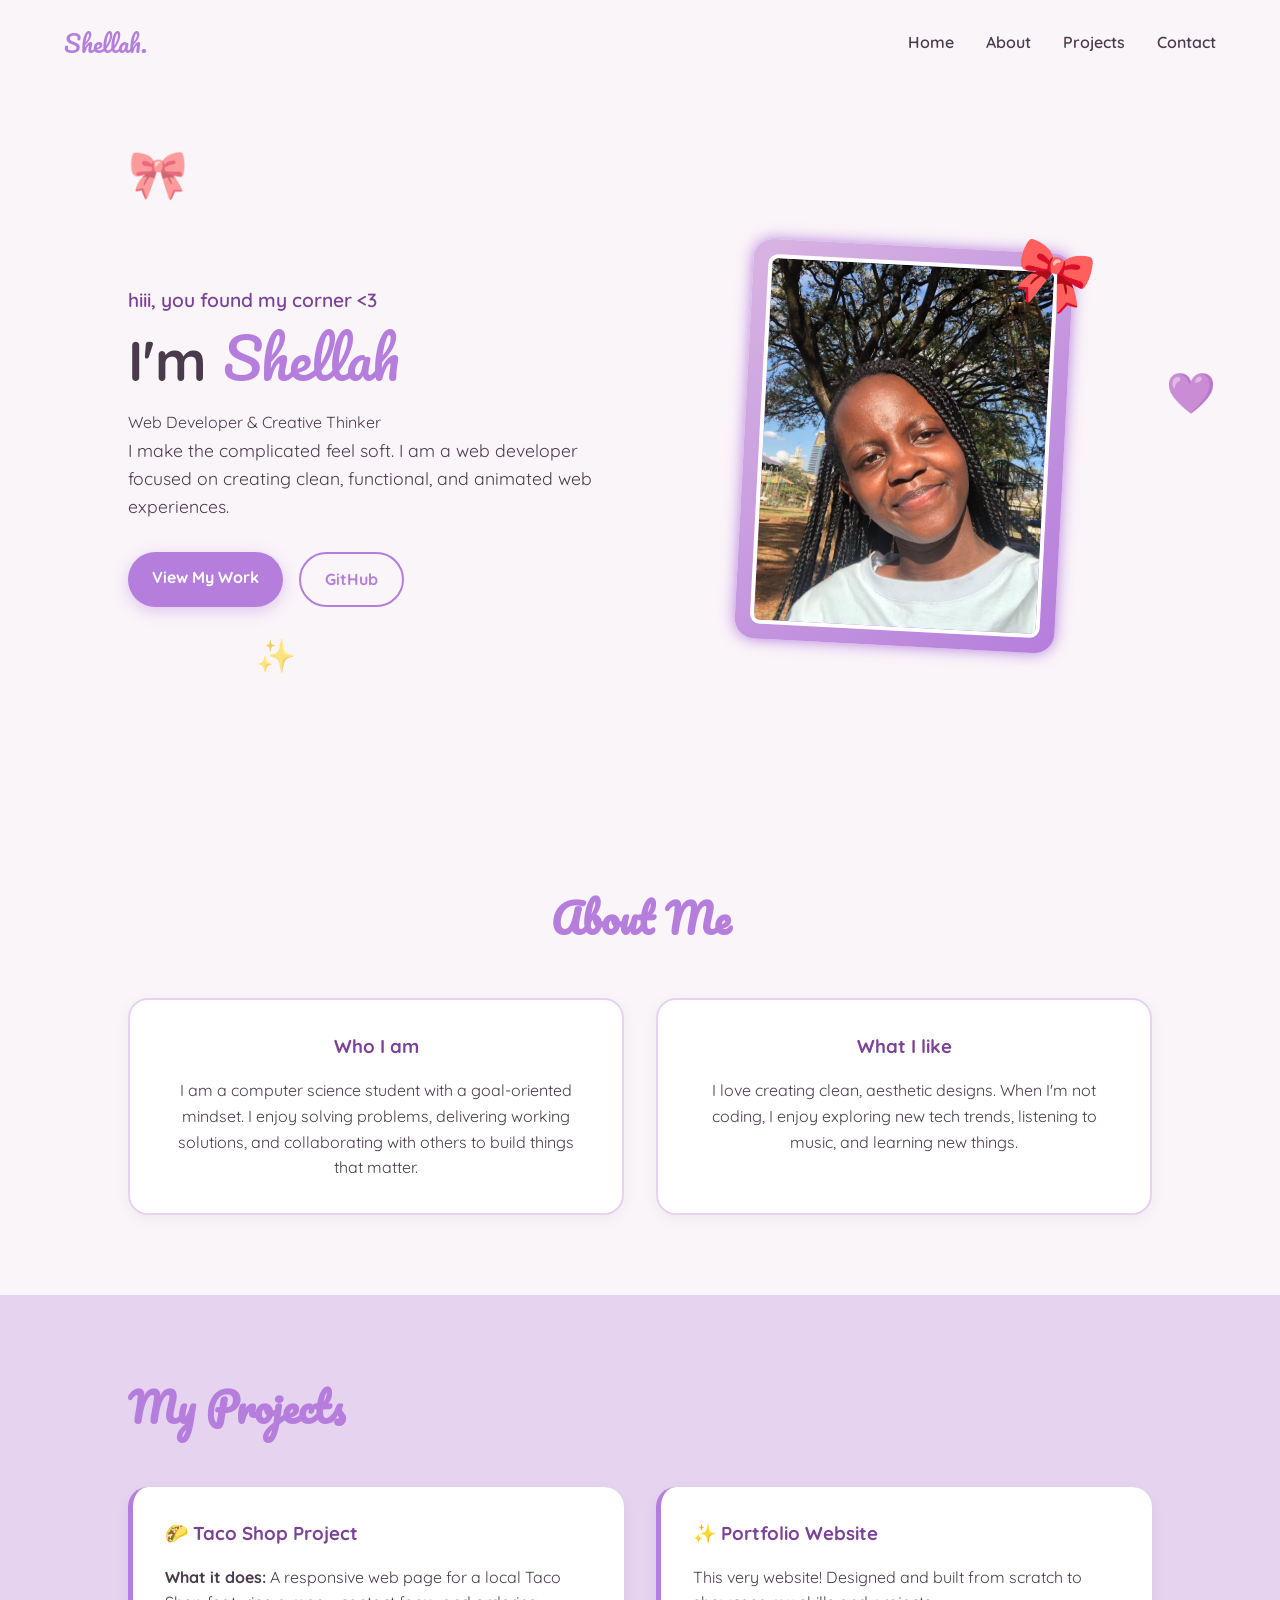
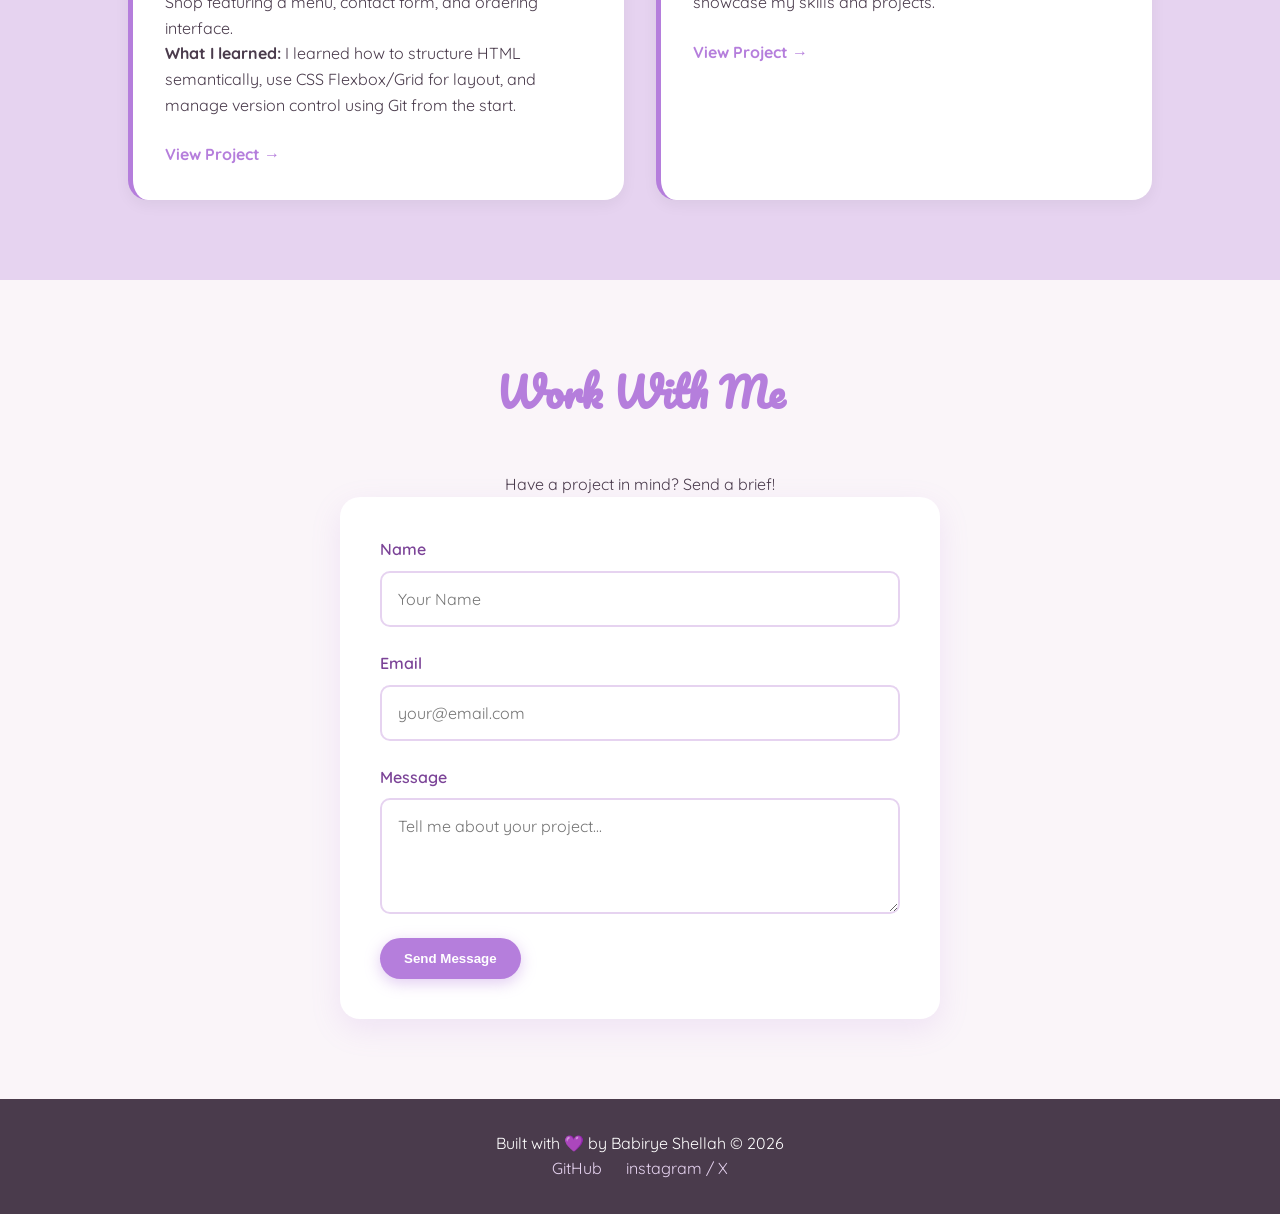
<file: index.html>
<!DOCTYPE html>
<html lang="en">
<head>
    <meta charset="UTF-8">
    <meta name="viewport" content="width=device-width, initial-scale=1.0">
    <title>Babirye Shellah | Portfolio</title>
    <link href="https://fonts.googleapis.com/css2?family=Quicksand:wght@400;600;700&family=Pacifico&display=swap" rel="stylesheet">
    <link rel="stylesheet" href="style.css">
</head>
<body>
    <div id="loader-wrapper">
  <div class="loading-container">
    <div class="progress-track">
      <div class="progress-fill">
        <div class="stars">
          <svg class="star star-top" viewBox="0 0 24 24">
            <path d="M12 2l3.09 6.26L22 9.27l-5 4.87 1.18 6.88L12 17.77l-6.18 3.25L7 14.14 2 9.27l6.91-1.01L12 2z"/>
          </svg>
          <svg class="star star-bottom" viewBox="0 0 24 24">
            <path d="M12 2l3.09 6.26L22 9.27l-5 4.87 1.18 6.88L12 17.77l-6.18 3.25L7 14.14 2 9.27l6.91-1.01L12 2z"/>
          </svg>
        </div>
      </div>
    </div>
    <p class="loading-text">CONFIDENTIAL: SHELLAH'S PORTFOLIO...</p>
  </div>
</div>

    <div class="floating-element bow-1">🎀</div>
    <div class="floating-element heart-1">💜</div>
    <div class="floating-element sparkle-1">✨</div>

    <nav class="navbar">
        <div class="logo">Shellah.</div>
        <ul class="nav-links">
            <li><a href="#home">Home</a></li>
            <li><a href="#about">About</a></li>
            <li><a href="#projects">Projects</a></li>
            <li><a href="#contact">Contact</a></li>
        </ul>
    </nav>

    <main>
        <section id="home" class="hero">
            <div class="hero-text">
                <span class="greeting">hiii, you found my corner <3</span>
                <h1>I'm <span class="highlight">Shellah</span></h1>
                <p>Web Developer & Creative Thinker</p>
                <p class="bio">I make the complicated feel soft. I am a web developer focused on creating clean, functional, and animated web experiences.</p>
                
                <div class="hero-buttons">
                    <a href="#projects" class="btn primary">View My Work</a>
                    <a href="https://github.com/babiryeshellah6-bot" target="_blank" class="btn secondary">GitHub</a>
                </div>
            </div>
            
            <div class="hero-image">
                <div class="photo-frame">
                    <img src="profile.jpeg" alt="Babirye Shellah">
                    <div class="frame-bow">🎀</div>
                </div>
            </div>
        </section>

        <section id="about" class="about-section">
            <h2>About Me</h2>
            <div class="about-container">
                <div class="about-card">
                    <h3>Who I am</h3>
                    <p>I am a computer science student with a goal-oriented mindset. I enjoy solving problems, delivering working solutions, and collaborating with others to build things that matter.</p>
                </div>
                <div class="about-card">
                    <h3>What I like</h3>
                    <p>I love creating clean, aesthetic designs. When I'm not coding, I enjoy exploring new tech trends, listening to music, and learning new things.</p>
                </div>
            </div>
        </section>

        <section id="projects" class="projects-section">
            <h2>My Projects</h2>
            <div class="project-grid">
                <article class="project-card">
                    <div class="card-content">
                        <h3>🌮 Taco Shop Project</h3>
                        <p><strong>What it does:</strong> A responsive web page for a local Taco Shop featuring a menu, contact form, and ordering interface.</p>
                        <p><strong>What I learned:</strong> I learned how to structure HTML semantically, use CSS Flexbox/Grid for layout, and manage version control using Git from the start.</p>
                        <a href="https://babiryeshellah6-bot.github.io/taco-shop-project/" target="_blank" class="project-link">View Project →</a>
                    </div>
                </article>

                <article class="project-card">
                    <div class="card-content">
                        <h3>✨ Portfolio Website</h3>
                        <p>This very website! Designed and built from scratch to showcase my skills and projects.</p>
                        <a href="#" class="project-link">View Project →</a>
                    </div>
                </article>
            </div>
        </section>

        <section id="contact" class="contact-section">
            <h2>Work With Me</h2>
            <p>Have a project in mind? Send a brief!</p>
            
            <form class="contact-form" action="#" method="POST">
                <div class="form-group">
                    <label for="name">Name</label>
                    <input type="text" id="name" name="name" required placeholder="Your Name">
                </div>
                <div class="form-group">
                    <label for="email">Email</label>
                    <input type="email" id="email" name="email" required placeholder="your@email.com">
                </div>
                <div class="form-group">
                    <label for="message">Message</label>
                    <textarea id="message" name="message" rows="4" required placeholder="Tell me about your project..."></textarea>
                </div>
                <input type="hidden" name="source" value="portfolio_website" readonly>
                <button type="submit" class="btn primary">Send Message</button>
            </form>
        </section>
    </main>

    <footer>
        <p>Built with 💜 by Babirye Shellah © 2026</p>
        <div class="socials">
            <a href="https://github.com/babiryeshellah6-bot" target="_blank">GitHub</a>
            <a href="https://www.instagram.com/babirye.shellah" target="_blank">instagram / X</a>
        </div>
    </footer>

    <script src="script.js"></script>
</body>
</html>
</file>
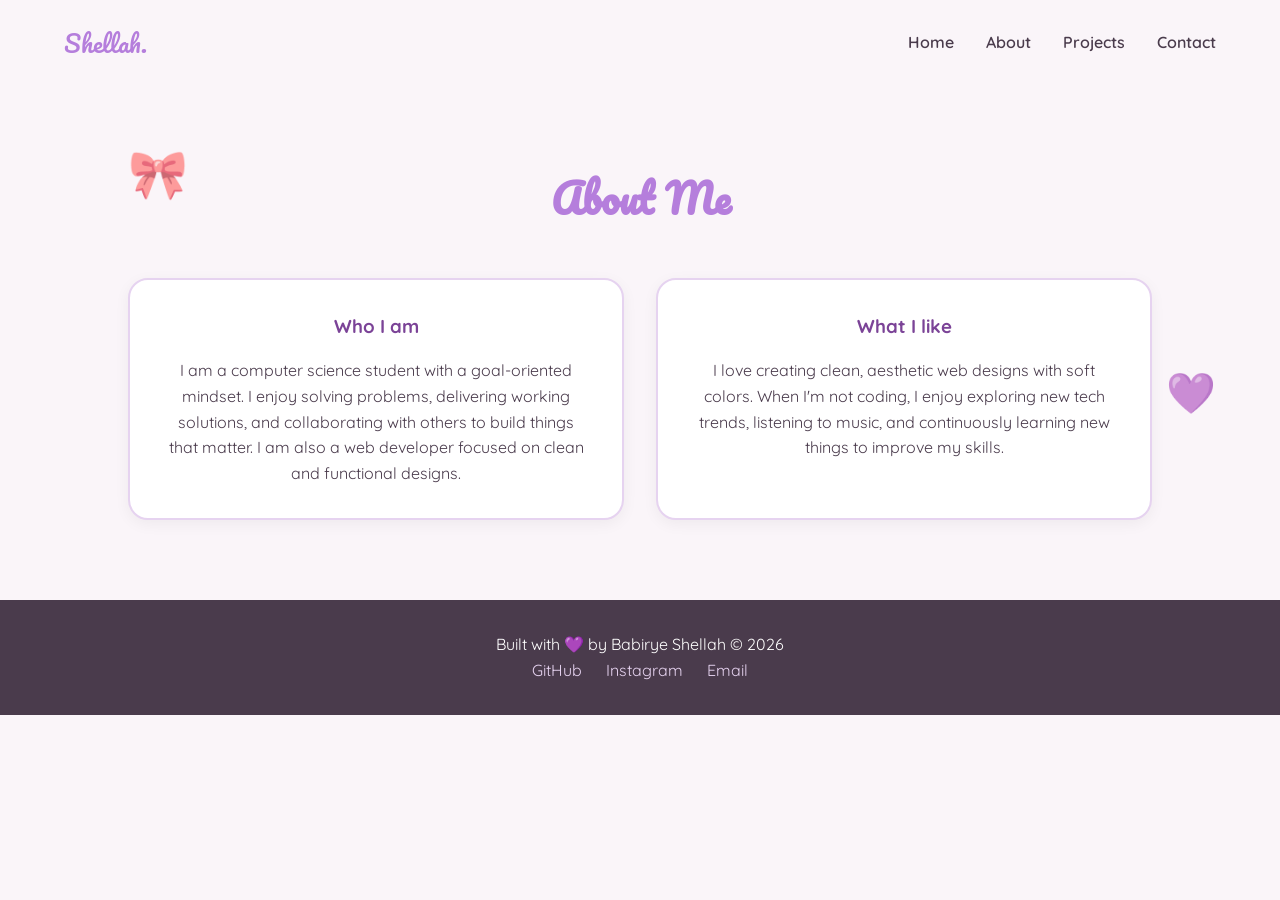
<file: about.html>
<!DOCTYPE html>
<html lang="en">
<head>
    <meta charset="UTF-8">
    <meta name="viewport" content="width=device-width, initial-scale=1.0">
    <title>Babirye Shellah | About</title>
    <link href="https://fonts.googleapis.com/css2?family=Quicksand:wght@400;600;700&family=Pacifico&display=swap" rel="stylesheet">
    <link rel="stylesheet" href="style.css">
</head>
<body>

    <div class="floating-element bow-1">🎀</div>
    <div class="floating-element heart-1">💜</div>
    <div class="floating-element sparkle-1">✨</div>

    <nav class="navbar">
        <div class="logo">Shellah.</div>
        <ul class="nav-links">
            <li><a href="index.html">Home</a></li>
            <li><a href="about.html">About</a></li>
            <li><a href="projects.html">Projects</a></li>
            <li><a href="contact.html">Contact</a></li>
        </ul>
    </nav>

    <main>
        <section class="about-section">
            <h2>About Me</h2>
            <div class="about-container">
                <div class="about-card">
                    <h3>Who I am</h3>
                    <p>I am a computer science student with a goal-oriented mindset. I enjoy solving problems, delivering working solutions, and collaborating with others to build things that matter. I am also a web developer focused on clean and functional designs.</p>
                </div>
                <div class="about-card">
                    <h3>What I like</h3>
                    <p>I love creating clean, aesthetic web designs with soft colors. When I'm not coding, I enjoy exploring new tech trends, listening to music, and continuously learning new things to improve my skills.</p>
                </div>
            </div>
        </section>
    </main>

    <footer>
        <p>Built with 💜 by Babirye Shellah © 2026</p>
        <div class="socials">
            <a href="https://github.com/babiryeshellah6-bot" target="_blank">GitHub</a>
            <a href="https://instagram.com/babirye.shellah" target="_blank">Instagram</a>
            <a href="mailto:babiryeshellah6@gmail.com">Email</a>
        </div>
    </footer>

    <script src="script.js"></script>
</body>
</html>
</file>
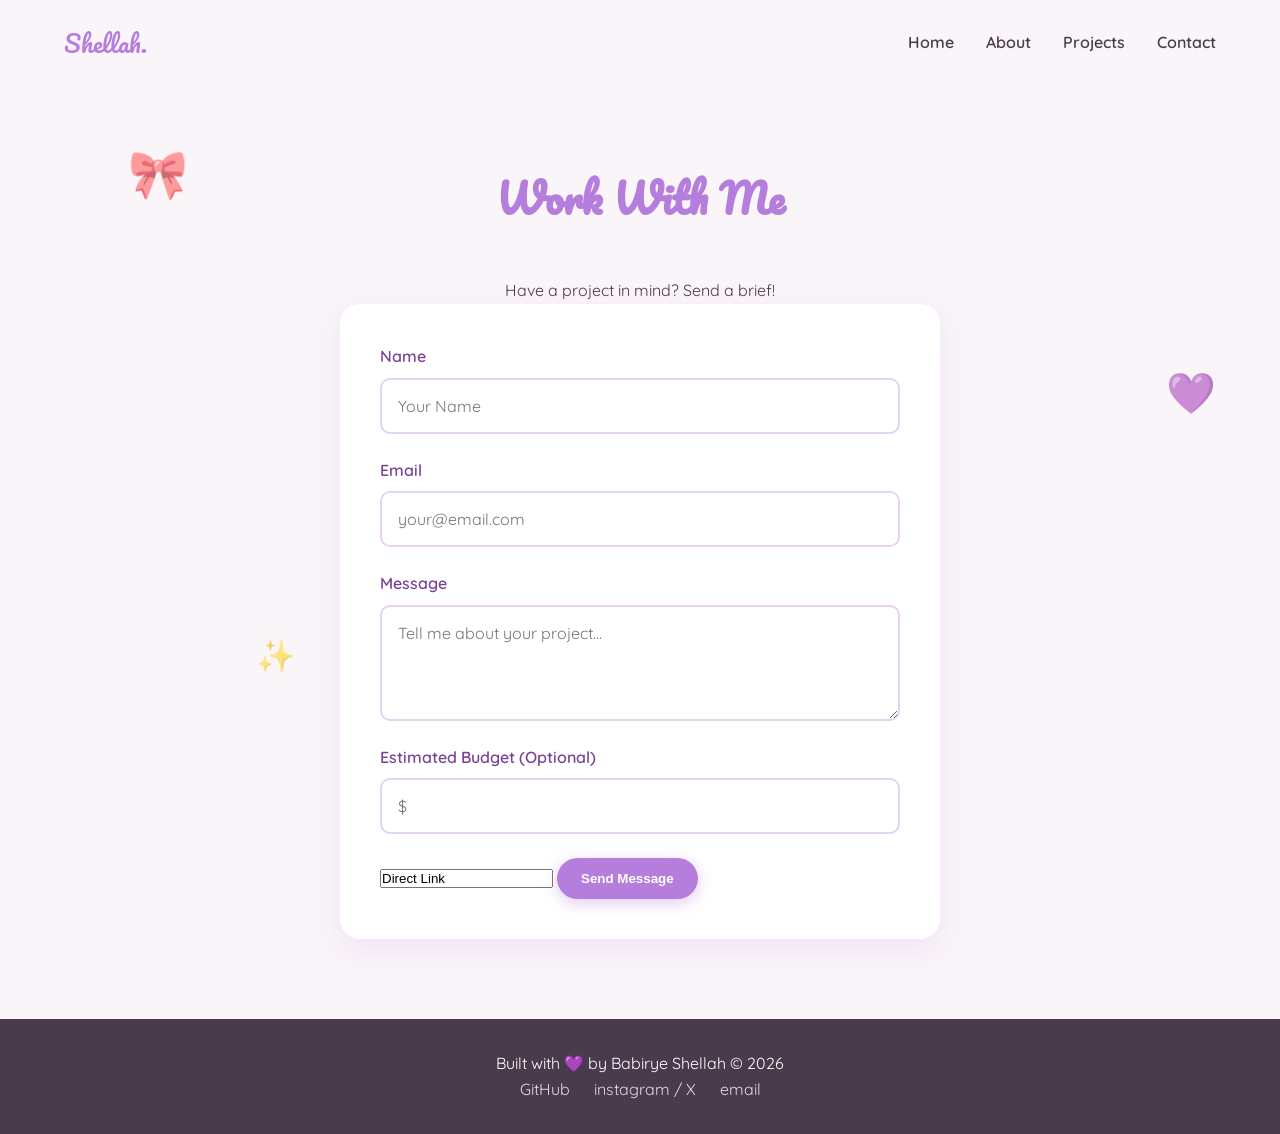
<file: contact.html>
<!DOCTYPE html>
<html lang="en">
<head>
    <meta charset="UTF-8">
    <meta name="viewport" content="width=device-width, initial-scale=1.0">
    <title>Babirye Shellah | Contact</title>
    <link href="https://fonts.googleapis.com/css2?family=Quicksand:wght@400;600;700&family=Pacifico&display=swap" rel="stylesheet">
    <link rel="stylesheet" href="style.css">
</head>
<body>

    <div class="floating-element bow-1">🎀</div>
    <div class="floating-element heart-1">💜</div>
    <div class="floating-element sparkle-1">✨</div>

    <nav class="navbar">
        <div class="logo">Shellah.</div>
        <ul class="nav-links">
            <li><a href="index.html">Home</a></li>
            <li><a href="about.html">About</a></li>
            <li><a href="projects.html">Projects</a></li>
            <li><a href="contact.html">Contact</a></li>
        </ul>
    </nav>

    <main>
        <section class="contact-section">
            <h2>Work With Me</h2>
            <p>Have a project in mind? Send a brief!</p>
            
            <form class="contact-form" action="#" method="POST">
                <div class="form-group">
                    <label for="name">Name</label>
                    <input type="text" id="name" name="name" required placeholder="Your Name">
                </div>
                <div class="form-group">
                    <label for="email">Email</label>
                    <input type="email" id="email" name="email" required placeholder="your@email.com">
                </div>
                <div class="form-group">
                    <label for="message">Message</label>
                    <textarea id="message" name="message" rows="4" required placeholder="Tell me about your project..."></textarea>
                </div>
                
                <div class="form-group">
                    <label for="budget">Estimated Budget (Optional)</label>
                    <input type="text" id="budget" name="budget" placeholder="$">
                </div>
                
                <input type="hidden" name="source" value="portfolio_website" readonly>
                <input type="text" name="referral" value="Direct Link" readonly class="hidden-input">
                
                <button type="submit" class="btn primary">Send Message</button>
            </form>
        </section>
    </main>

    <footer>
        <p>Built with 💜 by Babirye Shellah © 2026</p>
        <div class="socials">
            <a href="https://github.com/babiryeshellah6-bot" target="_blank">GitHub</a>
            <a href="https://www.instagram.com/babirye.shellah" target="_blank">instagram / X</a>
            <a href ="babiryeshellah6@gmail.com"target="_blank">email</a>
        </div>
    </footer>

    <script src="script.js"></script>
</body>
</html>
</file>
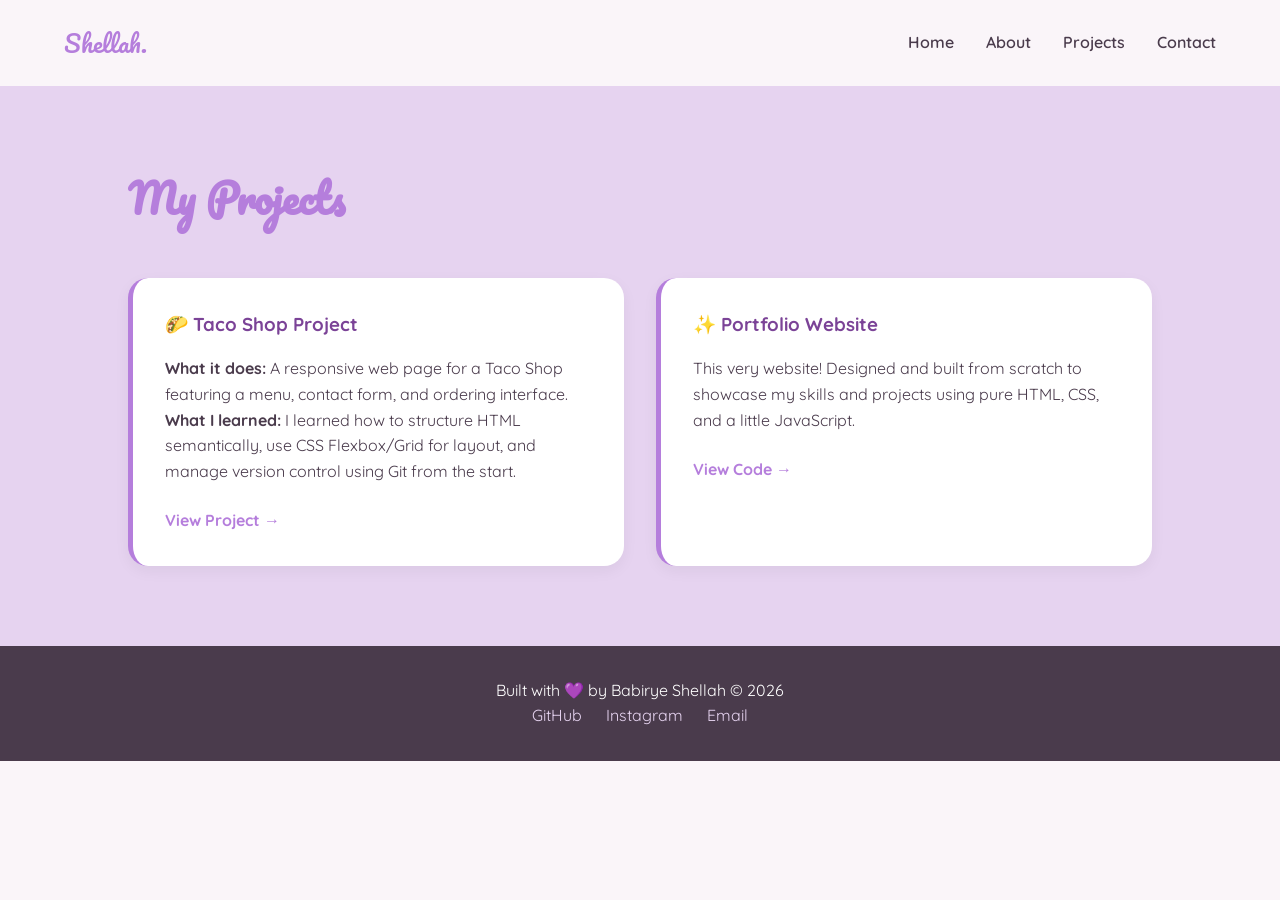
<file: projects.html>
<!DOCTYPE html>
<html lang="en">
<head>
    <meta charset="UTF-8">
    <meta name="viewport" content="width=device-width, initial-scale=1.0">
    <title>Babirye Shellah | Projects</title>
    <link href="https://fonts.googleapis.com/css2?family=Quicksand:wght@400;600;700&family=Pacifico&display=swap" rel="stylesheet">
    <link rel="stylesheet" href="style.css">
</head>
<body>

    <div class="floating-element bow-1">🎀</div>
    <div class="floating-element heart-1">💜</div>
    <div class="floating-element sparkle-1">✨</div>

    <nav class="navbar">
        <div class="logo">Shellah.</div>
        <ul class="nav-links">
            <li><a href="index.html">Home</a></li>
            <li><a href="about.html">About</a></li>
            <li><a href="projects.html">Projects</a></li>
            <li><a href="contact.html">Contact</a></li>
        </ul>
    </nav>

    <main>
        <section class="projects-section">
            <h2>My Projects</h2>
            <div class="project-grid">
                <article class="project-card">
                    <div class="card-content">
                        <h3>🌮 Taco Shop Project</h3>
                        <p><strong>What it does:</strong> A responsive web page for a Taco Shop featuring a menu, contact form, and ordering interface.</p>
                        <p><strong>What I learned:</strong> I learned how to structure HTML semantically, use CSS Flexbox/Grid for layout, and manage version control using Git from the start.</p>
                        <a href="https://babiryeshellah6-bot.github.io/taco-shop-project/" target="_blank" class="project-link">View Project →</a>
                    </div>
                </article>

                <article class="project-card">
                    <div class="card-content">
                        <h3>✨ Portfolio Website</h3>
                        <p>This very website! Designed and built from scratch to showcase my skills and projects using pure HTML, CSS, and a little JavaScript.</p>
                        <a href="https://github.com/babiryeshellah6-bot/babirye-shellah-portfolio" target="_blank" class="project-link">View Code →</a>
                    </div>
                </article>
            </div>
        </section>
    </main>

    <footer>
        <p>Built with 💜 by Babirye Shellah © 2026</p>
        <div class="socials">
            <a href="https://github.com/babiryeshellah6-bot" target="_blank">GitHub</a>
            <a href="https://instagram.com/babirye.shellah" target="_blank">Instagram</a>
            <a href="mailto:babiryeshellah6@gmail.com">Email</a>
        </div>
    </footer>

    <script src="script.js"></script>
</body>
</html>
</file>
<file: style.css>
:root {
    --bg-color: #faf5f9;
    --text-color: #4a3b4c;
    --primary-purple: #b57edc;
    --dark-purple: #7b4397;
    --light-purple: #e6d3f0;
    --accent-pink: #ffb6c1;
    --white: #ffffff;
}

* {
    margin: 0;
    padding: 0;
    box-sizing: border-box;
}

body {
    font-family: 'Quicksand', sans-serif;
    background-color: var(--bg-color);
    color: var(--text-color);
    line-height: 1.6;
    overflow-x: hidden;
}

.navbar {
    display: flex;
    justify-content: space-between;
    align-items: center;
    padding: 1.5rem 5%;
    background-color: rgba(250, 245, 249, 0.9);
    position: sticky;
    top: 0;
    z-index: 1000;
    backdrop-filter: blur(10px);
}

.logo {
    font-family: 'Pacifico', cursive;
    font-size: 1.5rem;
    color: var(--primary-purple);
}

.nav-links {
    list-style: none;
    display: flex;
    gap: 2rem;
}

.nav-links a {
    text-decoration: none;
    color: var(--text-color);
    font-weight: 600;
    transition: color 0.3s ease;
}

.nav-links a:hover {
    color: var(--primary-purple);
}

h1 {
    font-size: 3.5rem;
    line-height: 1.2;
    margin-bottom: 1rem;
}

.highlight {
    font-family: 'Pacifico', cursive;
    color: var(--primary-purple);
    font-weight: normal;
}

.greeting {
    display: block;
    font-size: 1.2rem;
    color: var(--dark-purple);
    margin-bottom: 0.5rem;
    font-weight: 600;
}

.btn {
    display: inline-block;
    padding: 0.8rem 1.5rem;
    border-radius: 30px;
    text-decoration: none;
    font-weight: 700;
    transition: transform 0.3s ease, background-color 0.3s ease, box-shadow 0.3s ease;
    border: none;
    cursor: pointer;
}

.btn.primary {
    background-color: var(--primary-purple);
    color: var(--white);
    box-shadow: 0 4px 15px rgba(181, 126, 220, 0.4);
}

.btn.secondary {
    background-color: transparent;
    color: var(--primary-purple);
    border: 2px solid var(--primary-purple);
}

.btn:hover {
    transform: translateY(-3px) scale(1.05); 
}

.btn.primary:hover {
    background-color: var(--dark-purple);
    box-shadow: 0 6px 20px rgba(123, 67, 151, 0.5);
}

.hero {
    display: flex;
    align-items: center;
    justify-content: space-between;
    padding: 4rem 10%;
    min-height: 80vh;
    gap: 2rem;
}

.hero-text {
    flex: 1;
    max-width: 500px;
}

.hero-text .bio {
    margin-bottom: 2rem;
    font-size: 1.1rem;
}

.hero-buttons {
    display: flex;
    gap: 1rem;
}

.hero-image {
    flex: 1;
    display: flex;
    justify-content: center;
}

.photo-frame {
    position: relative;
    width: 320px;
    height: 400px;
    background: linear-gradient(135deg, #d8b4e2, #b57edc);
    padding: 15px;
    border-radius: 20px;
    transform: rotate(3deg);
    box-shadow: 0 0 15px #b57edc, 0 0 #d8b4e2;
    transition: transform 0.5s ease;
}

.photo-frame:hover {
    transform: rotate(0deg) scale(1.02);
}

.photo-frame img {
    width: 100%;
    height: 100%;
    object-fit: cover;
    border-radius: 10px;
    border: 4px solid var(--white);
}

.frame-bow {
    position: absolute;
    top: -30px;
    right: -20px;
    font-size: 4rem;
    transform: rotate(15deg);
}

.about-section {
    padding: 5rem 10%;
    text-align: center;
}

h2 {
    font-family: 'Pacifico', cursive;
    font-size: 2.5rem;
    color: var(--primary-purple);
    margin-bottom: 3rem;
}

.about-container {
    display: grid;
    grid-template-columns: repeat(auto-fit, minmax(300px, 1fr));
    gap: 2rem;
}

.about-card {
    background-color: var(--white);
    padding: 2rem;
    border-radius: 20px;
    border: 2px solid var(--light-purple);
    box-shadow: 0 4px 15px rgba(0,0,0,0.05);
    transition: transform 0.3s ease;
}

.about-card:hover {
    transform: translateY(-5px);
}

.about-card h3 {
    color: var(--dark-purple);
    margin-bottom: 1rem;
}

.projects-section {
    padding: 5rem 10%;
    background-color: var(--light-purple);
}

.project-grid {
    display: grid;
    grid-template-columns: repeat(auto-fit, minmax(350px, 1fr));
    gap: 2rem;
}

.project-card {
    background-color: var(--white);
    border-radius: 20px;
    padding: 2rem;
    box-shadow: 0 5px 15px rgba(0,0,0,0.05);
    transition: transform 0.3s ease;
    border-left: 5px solid var(--primary-purple);
}

.project-card:hover {
    transform: scale(1.02);
}

.project-card h3 {
    margin-bottom: 1rem;
    color: var(--dark-purple);
}

.project-link {
    display: inline-block;
    margin-top: 1.5rem;
    color: var(--primary-purple);
    font-weight: bold;
    text-decoration: none;
    transition: color 0.3s;
}

.project-link:hover {
    color: var(--dark-purple);
}

.contact-section {
    padding: 5rem 10%;
    display: flex;
    flex-direction: column;
    align-items: center;
}

.contact-form {
    width: 100%;
    max-width: 600px;
    background: var(--white);
    padding: 2.5rem;
    border-radius: 20px;
    box-shadow: 0 10px 30px rgba(181, 126, 220, 0.15);
}

.form-group {
    margin-bottom: 1.5rem;
    display: flex;
    flex-direction: column;
}

.form-group label {
    font-weight: 600;
    margin-bottom: 0.5rem;
    color: var(--dark-purple);
}

.form-group input, 
.form-group textarea {
    padding: 1rem;
    border: 2px solid var(--light-purple);
    border-radius: 10px;
    font-family: inherit;
    font-size: 1rem;
    outline: none;
    transition: border-color 0.3s;
}

.form-group input:focus, 
.form-group textarea:focus {
    border-color: var(--primary-purple);
}

.direct-contact {
    margin-top: 3rem;
    text-align: center;
}

.direct-contact h3 {
    color: var(--dark-purple);
    margin-bottom: 1.5rem;
    font-size: 1.2rem;
}

.contact-links {
    display: flex;
    justify-content: center;
    gap: 1.5rem;
    flex-wrap: wrap;
}

.contact-item {
    display: flex;
    align-items: center;
    gap: 0.5rem;
    padding: 0.8rem 1.5rem;
    background-color: var(--white);
    border: 2px solid var(--light-purple);
    border-radius: 30px;
    text-decoration: none;
    color: var(--text-color);
    font-weight: 600;
    transition: all 0.3s ease;
    box-shadow: 0 4px 10px rgba(181, 126, 220, 0.1);
}

.contact-item:hover {
    transform: translateY(-3px);
    border-color: var(--primary-purple);
    color: var(--primary-purple);
    box-shadow: 0 6px 15px rgba(181, 126, 220, 0.3);
}

footer {
    text-align: center;
    padding: 2rem;
    background-color: var(--text-color);
    color: var(--white);
}

.socials a {
    color: var(--light-purple);
    margin: 0 10px;
    text-decoration: none;
    transition: color 0.3s;
}

.socials a:hover {
    color: var(--white);
}

@keyframes float {
    0% { transform: translateY(0px) rotate(0deg); }
    50% { transform: translateY(-20px) rotate(10deg); }
    100% { transform: translateY(0px) rotate(0deg); }
}

.floating-element {
    position: absolute;
    font-size: 2rem;
    z-index: -1;
    opacity: 0.6;
    animation: float 6s ease-in-out infinite;
}

.bow-1 { top: 15%; left: 10%; animation-delay: 0s; font-size: 3rem;}
.heart-1 { top: 40%; right: 5%; animation-delay: 2s; font-size: 2.5rem;}
.sparkle-1 { top: 70%; left: 20%; animation-delay: 4s;}

@media (max-width: 768px) {
    .hero {
        flex-direction: column;
        text-align: center;
        padding-top: 2rem;
    }
    
    .hero-buttons {
        justify-content: center;
    }

    .nav-links {
        display: none;
    }

    h1 {
        font-size: 2.5rem;
    }
}
#loader-wrapper {
  position: fixed;
  top: 0;
  left: 0;
  width: 100vw;
  height: 100vh;
  background-color: #fff0f5;
  display: flex;
  justify-content: center;
  align-items: center;
  z-index: 9999;
  transition: opacity 0.8s ease, visibility 0.8s ease;
}

#loader-wrapper.fade-out {
  opacity: 0;
  visibility: hidden;
}

.loading-container {
  display: flex;
  flex-direction: column;
  align-items: center;
  width: 100%;
  max-width: 350px;
}

.progress-track {
  width: 100%;
  height: 16px;
  background-color: #ffffff;
  border: 2px solid #e2b4d4;
  border-radius: 20px;
  position: relative;
  padding: 2px;
  box-sizing: border-box;
  box-shadow: 0 4px 10px rgba(226, 180, 212, 0.3);
}

.progress-fill {
  height: 100%;
  width: 0%;
  background-color: #f4c2d7;
  border-radius: 20px;
  position: relative;
  animation: fillProgress 2.5s ease-in-out forwards;
}

.stars {
  position: absolute;
  right: -8px;
  top: 50%;
  transform: translateY(-50%);
  width: 30px;
  height: 30px;
}

.star {
  position: absolute;
  fill: #c281a9;
  stroke: #fff;
  stroke-width: 1px;
  animation: twinkle 1.2s ease-in-out infinite alternate;
}

.star-top {
  width: 18px;
  height: 18px;
  top: -8px;
  right: 5px;
}

.star-bottom {
  width: 12px;
  height: 12px;
  top: 8px;
  right: -2px;
  animation-delay: 0.4s;
}

.loading-text {
  font-size: 10px;
  color: #a77296;
  letter-spacing: 2px;
  margin-top: 15px;
  text-transform: uppercase;
  font-family: monospace;
  font-weight: bold;
}

@keyframes fillProgress {
  0% { width: 2%; }
  100% { width: 98%; }
}

@keyframes twinkle {
  0% { transform: scale(0.9) rotate(-5deg); opacity: 0.7; }
  100% { transform: scale(1.1) rotate(5deg); opacity: 1; }
}
</file>
